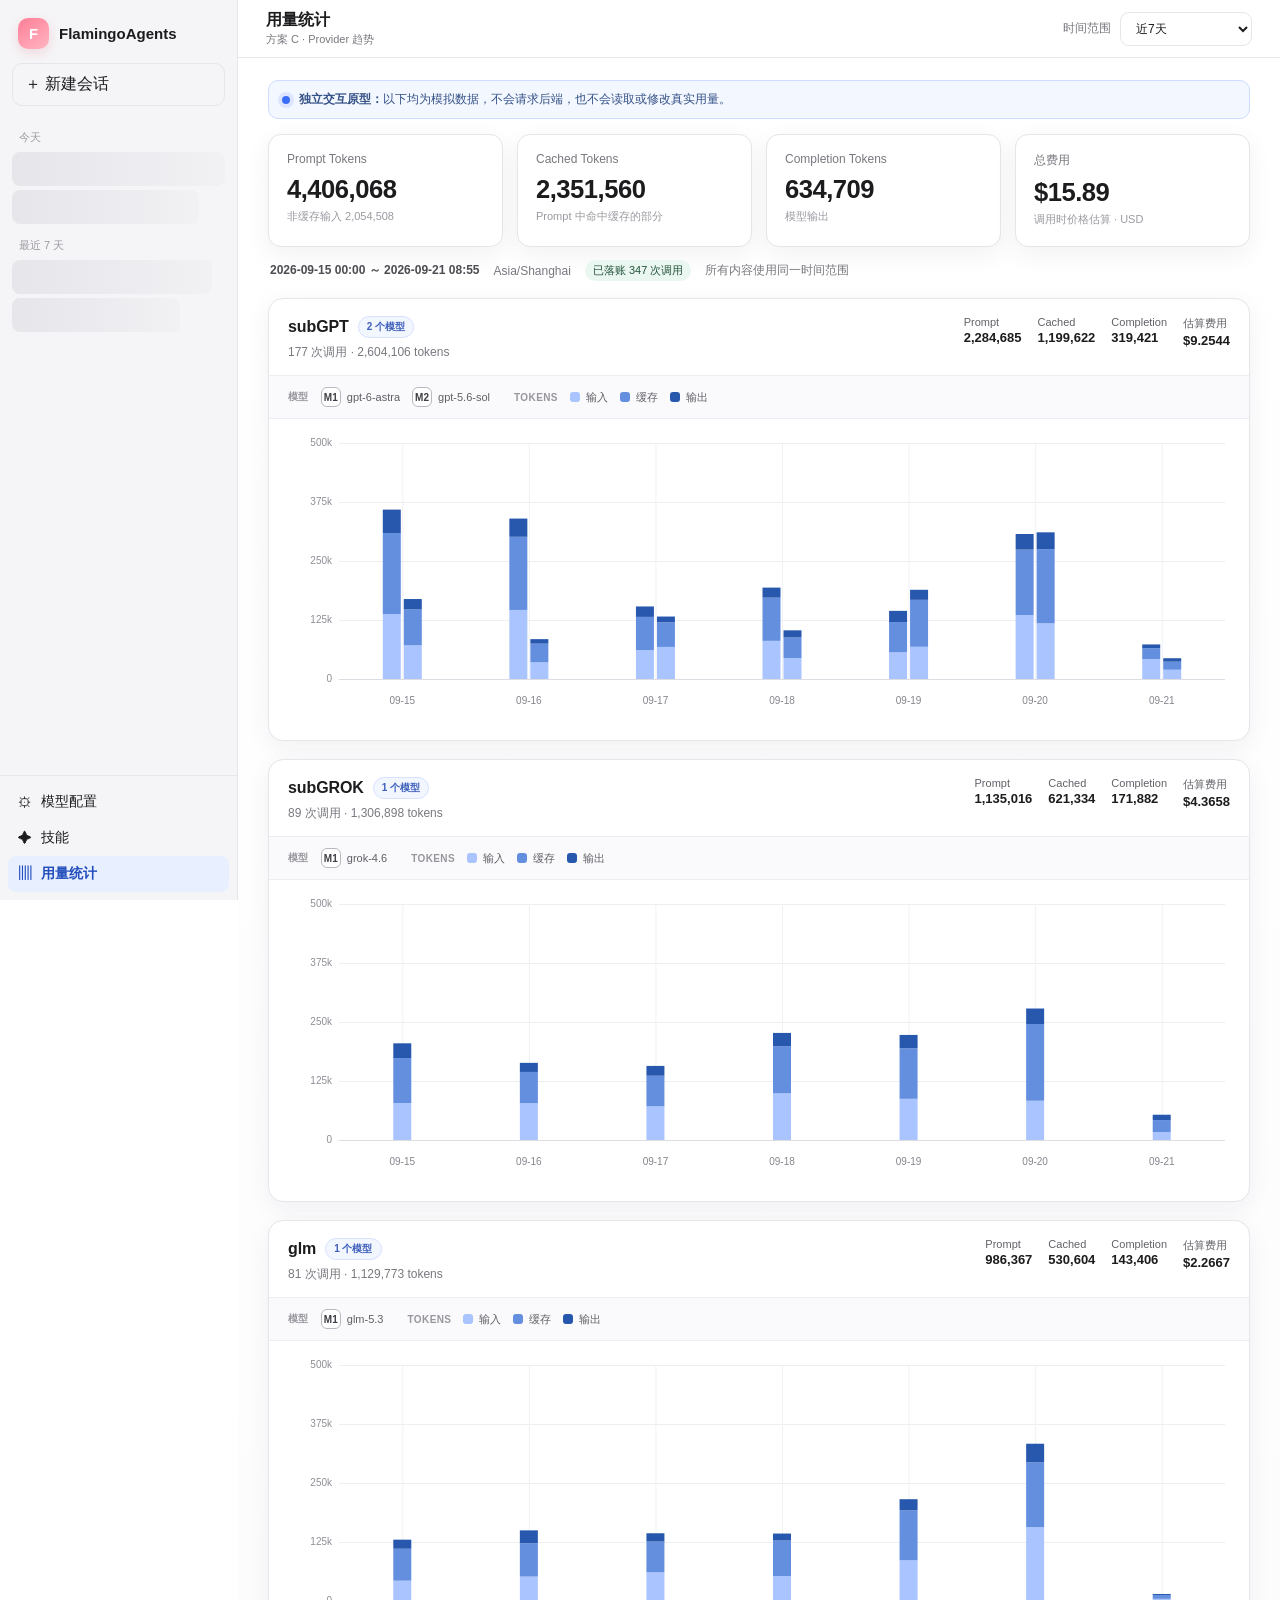
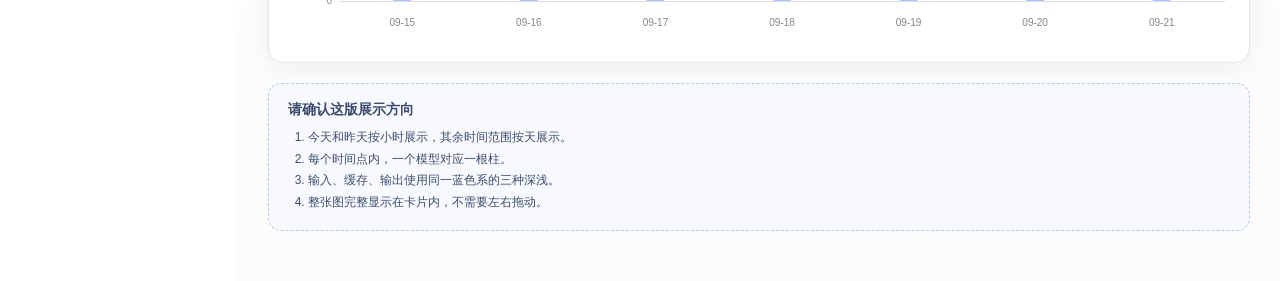
<file: docs/260921_usageStatisticsOptionCPrototype.html>
<!--
Author: wilbur
Version: 1.1
Date: 2026-09-21
Description: 用量统计方案 C 独立交互原型；时间范围改为下拉框，今天/昨天按小时、其余范围按天，每个模型一根柱并用同一蓝色系区分输入/缓存/输出，图表在卡片宽度内完整展示且不连接真实后端。
-->
<!DOCTYPE html>
<html lang="zh-CN">
<head>
  <meta charset="UTF-8">
  <meta name="viewport" content="width=device-width, initial-scale=1.0">
  <title>用量统计 · 方案 C 原型</title>
  <style>
    * { box-sizing: border-box; }

    :root {
      --sidebar-bg: #f5f5f7;
      --sidebar-hover: #e8e8ed;
      --main-bg: #ffffff;
      --surface: #ffffff;
      --surface-soft: #fafafc;
      --border: #e5e5ea;
      --text: #1c1c1e;
      --text-dim: #78787f;
      --accent: #3b6ef6;
      --input: #a9c4ff;
      --cached: #648fdf;
      --output: #2858ad;
      --ok-bg: #eaf7f0;
      --ok-text: #24533d;
      --warn-bg: #fff8e8;
      --warn-border: #f4d28b;
      --warn-text: #795300;
      --shadow: 0 7px 24px rgba(34, 42, 62, .06);
    }

    html, body {
      min-height: 100%;
      margin: 0;
      color: var(--text);
      background: var(--main-bg);
      font-family: -apple-system, BlinkMacSystemFont, "PingFang SC", "Helvetica Neue", "Microsoft YaHei", sans-serif;
    }

    button, select { font: inherit; }

    .app-shell {
      min-height: 100vh;
      display: flex;
    }

    .sidebar {
      position: sticky;
      top: 0;
      width: 238px;
      height: 100vh;
      flex: 0 0 238px;
      display: flex;
      flex-direction: column;
      border-right: 1px solid var(--border);
      background: var(--sidebar-bg);
    }

    .sidebar-brand {
      display: flex;
      align-items: center;
      gap: 10px;
      padding: 18px 18px 14px;
      font-size: 15px;
      font-weight: 700;
    }

    .brand-mark {
      width: 31px;
      height: 31px;
      display: grid;
      place-items: center;
      border-radius: 10px;
      color: #fff;
      background: linear-gradient(145deg, #ff7e96, #ffb5c2);
      box-shadow: 0 4px 12px rgba(220, 78, 108, .18);
    }

    .new-session {
      margin: 0 12px 10px;
      padding: 10px 12px;
      border: 1px solid var(--border);
      border-radius: 10px;
      color: var(--text);
      background: transparent;
      text-align: left;
    }

    .fake-session-list {
      flex: 1;
      padding: 4px 12px;
      overflow: hidden;
    }

    .fake-session-label {
      padding: 10px 7px 7px;
      color: #9a9aa1;
      font-size: 11px;
    }

    .fake-session {
      height: 34px;
      margin-bottom: 4px;
      border-radius: 8px;
      background: linear-gradient(90deg, rgba(225,225,231,.78), rgba(237,237,241,.45));
    }

    .sidebar-nav {
      padding: 8px;
      border-top: 1px solid var(--border);
    }

    .nav-item {
      display: flex;
      align-items: center;
      gap: 9px;
      padding: 9px 10px;
      border-radius: 8px;
      color: var(--text);
      font-size: 14px;
    }

    .nav-item.active {
      color: #214dbd;
      background: #e8efff;
      font-weight: 650;
    }

    .main {
      min-width: 0;
      flex: 1;
      background: linear-gradient(180deg, #fff 0, #fff 64px, #fcfcfd 100%);
    }

    .topbar {
      position: sticky;
      top: 0;
      z-index: 20;
      min-height: 58px;
      display: flex;
      align-items: center;
      gap: 18px;
      padding: 9px 28px;
      border-bottom: 1px solid var(--border);
      background: rgba(255,255,255,.94);
      backdrop-filter: blur(12px);
    }

    .title-wrap { min-width: 145px; }

    .page-title {
      margin: 0;
      font-size: 16px;
      line-height: 1.25;
    }

    .prototype-label {
      margin-top: 2px;
      color: var(--text-dim);
      font-size: 11px;
    }

    .time-filter {
      margin-left: auto;
      display: flex;
      align-items: center;
      gap: 9px;
      color: var(--text-dim);
      font-size: 12px;
    }

    .time-filter select {
      min-width: 132px;
      height: 34px;
      padding: 0 34px 0 11px;
      border: 1px solid var(--border);
      border-radius: 9px;
      outline: none;
      color: var(--text);
      background: #fff;
      cursor: pointer;
    }

    .time-filter select:focus {
      border-color: var(--accent);
      box-shadow: 0 0 0 3px rgba(59,110,246,.12);
    }

    .content {
      width: min(100%, 1540px);
      margin: 0 auto;
      padding: 22px 30px 50px;
    }

    .demo-notice {
      display: flex;
      align-items: center;
      gap: 9px;
      margin-bottom: 15px;
      padding: 10px 13px;
      border: 1px solid #cddcff;
      border-radius: 10px;
      color: #355287;
      background: #f3f7ff;
      font-size: 12px;
    }

    .demo-dot {
      width: 8px;
      height: 8px;
      flex: 0 0 auto;
      border-radius: 50%;
      background: var(--accent);
      box-shadow: 0 0 0 4px rgba(59,110,246,.12);
    }

    .summary-grid {
      display: grid;
      grid-template-columns: repeat(4, minmax(0, 1fr));
      gap: 14px;
      margin-bottom: 13px;
    }

    .summary-card {
      min-width: 0;
      min-height: 108px;
      padding: 17px 18px;
      border: 1px solid var(--border);
      border-radius: 13px;
      background: var(--surface);
      box-shadow: var(--shadow);
    }

    .summary-label {
      color: var(--text-dim);
      font-size: 12px;
    }

    .summary-value {
      margin-top: 9px;
      overflow: hidden;
      text-overflow: ellipsis;
      font-size: clamp(20px, 2vw, 28px);
      font-weight: 700;
      letter-spacing: -.5px;
      white-space: nowrap;
      font-variant-numeric: tabular-nums;
    }

    .summary-detail {
      min-height: 17px;
      margin-top: 5px;
      color: #9999a0;
      font-size: 11px;
    }

    .range-strip {
      display: flex;
      flex-wrap: wrap;
      align-items: center;
      gap: 8px 14px;
      margin-bottom: 17px;
      padding: 0 2px;
      color: var(--text-dim);
      font-size: 12px;
    }

    .range-strip strong { color: #4c4c52; font-weight: 650; }

    .range-tag {
      padding: 3px 8px;
      border-radius: 999px;
      color: var(--ok-text);
      background: var(--ok-bg);
      font-size: 11px;
    }

    .quality-notice {
      display: none;
      margin-bottom: 16px;
      padding: 10px 13px;
      border: 1px solid var(--warn-border);
      border-radius: 10px;
      color: var(--warn-text);
      background: var(--warn-bg);
      font-size: 12px;
      line-height: 1.55;
    }

    .quality-notice.visible { display: block; }

    .provider-list {
      display: flex;
      flex-direction: column;
      gap: 18px;
    }

    .provider-card {
      min-width: 0;
      overflow: hidden;
      border: 1px solid var(--border);
      border-radius: 15px;
      background: var(--surface);
      box-shadow: var(--shadow);
    }

    .provider-head {
      display: flex;
      align-items: flex-start;
      gap: 18px;
      padding: 17px 19px 14px;
      border-bottom: 1px solid #eeeef2;
    }

    .provider-main { min-width: 180px; }

    .provider-title-row {
      display: flex;
      align-items: center;
      gap: 9px;
    }

    .provider-title {
      margin: 0;
      font-size: 16px;
      letter-spacing: -.1px;
    }

    .provider-chip {
      padding: 3px 8px;
      border: 1px solid #d8e2ff;
      border-radius: 999px;
      color: #3d5fba;
      background: #f2f6ff;
      font-size: 10px;
      font-weight: 650;
    }

    .provider-meta {
      margin-top: 6px;
      color: var(--text-dim);
      font-size: 12px;
      font-variant-numeric: tabular-nums;
    }

    .provider-metrics {
      margin-left: auto;
      display: flex;
      flex-wrap: wrap;
      justify-content: flex-end;
      gap: 7px 16px;
      color: #606067;
      font-size: 11px;
      font-variant-numeric: tabular-nums;
    }

    .provider-metrics b {
      display: block;
      margin-top: 2px;
      color: var(--text);
      font-size: 13px;
    }

    .legend-panel {
      display: flex;
      align-items: center;
      flex-wrap: wrap;
      gap: 10px 24px;
      padding: 11px 19px;
      background: var(--surface-soft);
      border-bottom: 1px solid #eeeef2;
    }

    .legend-group {
      display: flex;
      align-items: center;
      flex-wrap: wrap;
      gap: 8px 12px;
    }

    .legend-title {
      color: #96969d;
      font-size: 10px;
      font-weight: 650;
      letter-spacing: .4px;
      text-transform: uppercase;
    }

    .legend-item {
      display: inline-flex;
      align-items: center;
      gap: 6px;
      color: #5e5e65;
      font-size: 11px;
    }

    .token-swatch {
      width: 10px;
      height: 10px;
      border-radius: 3px;
    }

    .model-index {
      width: 20px;
      height: 20px;
      display: inline-grid;
      place-items: center;
      border: 1px solid #b8b8c0;
      border-radius: 6px;
      color: #3e3e44;
      background: #fff;
      font-size: 10px;
      font-weight: 750;
    }

    .chart-wrap {
      width: 100%;
      min-width: 0;
      padding: 8px 12px 13px;
    }

    .usage-chart {
      display: block;
      width: 100%;
      height: 300px;
      cursor: default;
      touch-action: pan-y;
    }

    .decision-card {
      margin-top: 20px;
      padding: 17px 19px;
      border: 1px dashed #b8c9ef;
      border-radius: 13px;
      color: #3c4b6b;
      background: #f7f9ff;
    }

    .decision-card h2 {
      margin: 0 0 8px;
      font-size: 14px;
    }

    .decision-card ol {
      margin: 0;
      padding-left: 20px;
      font-size: 12px;
      line-height: 1.8;
    }

    .tooltip {
      position: fixed;
      z-index: 100;
      width: 246px;
      display: none;
      padding: 11px 12px;
      border: 1px solid rgba(255,255,255,.12);
      border-radius: 10px;
      color: #fff;
      background: rgba(28, 28, 32, .95);
      box-shadow: 0 10px 28px rgba(0,0,0,.22);
      pointer-events: none;
      font-size: 11px;
      line-height: 1.45;
    }

    .tooltip.visible { display: block; }
    .tooltip-title { margin-bottom: 2px; font-size: 12px; font-weight: 700; }
    .tooltip-subtitle { margin-bottom: 8px; color: #bcbcc5; }
    .tooltip-row { display: flex; align-items: center; gap: 7px; margin-top: 4px; }
    .tooltip-row strong { margin-left: auto; font-variant-numeric: tabular-nums; }
    .tooltip-swatch { width: 8px; height: 8px; border-radius: 2px; }
    .tooltip-total { margin-top: 8px; padding-top: 7px; border-top: 1px solid rgba(255,255,255,.16); }

    @media (max-width: 1050px) {
      .sidebar { display: none; }
      .content { padding-inline: 18px; }
      .topbar { padding-inline: 18px; }
      .summary-grid { grid-template-columns: repeat(2, minmax(0, 1fr)); }
    }

    @media (max-width: 620px) {
      .content { padding: 14px 10px 36px; }
      .topbar { padding: 9px 10px; align-items: flex-start; }
      .title-wrap { min-width: 0; }
      .time-filter { margin-left: auto; }
      .time-filter > span { display: none; }
      .time-filter select { min-width: 112px; }
      .summary-grid { gap: 9px; }
      .summary-card { min-height: 96px; padding: 14px; }
      .summary-value { font-size: 20px; }
      .provider-head { flex-direction: column; gap: 10px; }
      .provider-main { min-width: 0; }
      .provider-metrics { width: 100%; margin-left: 0; justify-content: flex-start; }
      .legend-panel { align-items: flex-start; flex-direction: column; padding-inline: 13px; }
      .chart-wrap { padding-inline: 4px; }
      .usage-chart { height: 280px; }
    }
  </style>
</head>
<body>
  <div class="app-shell">
    <aside class="sidebar" aria-label="原型侧栏">
      <div class="sidebar-brand"><span class="brand-mark">F</span><span>FlamingoAgents</span></div>
      <button class="new-session" type="button">＋ 新建会话</button>
      <div class="fake-session-list" aria-hidden="true">
        <div class="fake-session-label">今天</div>
        <div class="fake-session"></div>
        <div class="fake-session" style="width:88%"></div>
        <div class="fake-session-label">最近 7 天</div>
        <div class="fake-session" style="width:94%"></div>
        <div class="fake-session" style="width:79%"></div>
      </div>
      <nav class="sidebar-nav">
        <div class="nav-item">⚙ <span>模型配置</span></div>
        <div class="nav-item">✦ <span>技能</span></div>
        <div class="nav-item active">▥ <span>用量统计</span></div>
      </nav>
    </aside>

    <main class="main">
      <header class="topbar">
        <div class="title-wrap">
          <h1 class="page-title">用量统计</h1>
          <div class="prototype-label">方案 C · Provider 趋势</div>
        </div>
        <label class="time-filter" for="periodSelect">
          <span>时间范围</span>
          <select id="periodSelect" aria-label="时间范围">
            <option value="today">今天</option>
            <option value="yesterday">昨天</option>
            <option value="last7Days" selected>近7天</option>
            <option value="last30Days">近1个月</option>
            <option value="thisMonth">本月</option>
            <option value="lastMonth">上月</option>
          </select>
        </label>
      </header>

      <div class="content">
        <div class="demo-notice">
          <span class="demo-dot"></span>
          <span><strong>独立交互原型：</strong>以下均为模拟数据，不会请求后端，也不会读取或修改真实用量。</span>
        </div>

        <section class="summary-grid" aria-label="筛选范围汇总">
          <article class="summary-card">
            <div class="summary-label">Prompt Tokens</div>
            <div id="summaryPrompt" class="summary-value">—</div>
            <div id="summaryPromptDetail" class="summary-detail"></div>
          </article>
          <article class="summary-card">
            <div class="summary-label">Cached Tokens</div>
            <div id="summaryCached" class="summary-value">—</div>
            <div class="summary-detail">Prompt 中命中缓存的部分</div>
          </article>
          <article class="summary-card">
            <div class="summary-label">Completion Tokens</div>
            <div id="summaryCompletion" class="summary-value">—</div>
            <div class="summary-detail">模型输出</div>
          </article>
          <article class="summary-card">
            <div class="summary-label">总费用</div>
            <div id="summaryCost" class="summary-value">—</div>
            <div class="summary-detail">调用时价格估算 · USD</div>
          </article>
        </section>

        <div class="range-strip">
          <strong id="rangeText">—</strong>
          <span>Asia/Shanghai</span>
          <span id="callCount" class="range-tag">—</span>
          <span>所有内容使用同一时间范围</span>
        </div>

        <div id="qualityNotice" class="quality-notice"></div>
        <section id="providerList" class="provider-list" aria-label="Provider 用量趋势"></section>

        <section class="decision-card">
          <h2>请确认这版展示方向</h2>
          <ol>
            <li>今天和昨天按小时展示，其余时间范围按天展示。</li>
            <li>每个时间点内，一个模型对应一根柱。</li>
            <li>输入、缓存、输出使用同一蓝色系的三种深浅。</li>
            <li>整张图完整显示在卡片内，不需要左右拖动。</li>
          </ol>
        </section>
      </div>
    </main>
  </div>

  <div id="tooltip" class="tooltip" role="tooltip" aria-hidden="true"></div>

  <script>
    (function () {
      'use strict';

      var hourMs = 60 * 60 * 1000;
      var dayMs = 24 * hourMs;
      var shanghaiOffsetMs = 8 * hourMs;
      var chartHeight = 300;
      var tokenColors = {
        input: '#a9c4ff',
        cached: '#648fdf',
        output: '#2858ad'
      };

      var periodDefinitions = {
        today: {
          startAt: '2026-09-21T00:00:00+08:00',
          endAt: '2026-09-21T08:55:46+08:00',
          unit: 'hour'
        },
        yesterday: {
          startAt: '2026-09-20T00:00:00+08:00',
          endAt: '2026-09-21T00:00:00+08:00',
          unit: 'hour'
        },
        last7Days: {
          startAt: '2026-09-15T00:00:00+08:00',
          endAt: '2026-09-21T08:55:46+08:00',
          unit: 'day'
        },
        last30Days: {
          startAt: '2026-08-23T00:00:00+08:00',
          endAt: '2026-09-21T08:55:46+08:00',
          unit: 'day'
        },
        thisMonth: {
          startAt: '2026-09-01T00:00:00+08:00',
          endAt: '2026-09-21T08:55:46+08:00',
          unit: 'day'
        },
        lastMonth: {
          startAt: '2026-08-01T00:00:00+08:00',
          endAt: '2026-09-01T00:00:00+08:00',
          unit: 'day'
        }
      };

      var providers = [
        {
          id: 'subGPT',
          models: [
            { id: 'gpt-6-astra', activity: 0.43, scale: 1.25, price: { input: 5.0, cached: 0.5, output: 15.0 } },
            { id: 'gpt-5.6-sol', activity: 0.35, scale: 0.92, price: { input: 3.0, cached: 0.3, output: 10.0 } }
          ]
        },
        {
          id: 'glm',
          models: [
            { id: 'glm-5.3', activity: 0.38, scale: 1.05, price: { input: 2.2, cached: 0.22, output: 8.0 } }
          ]
        },
        {
          id: 'subGROK',
          models: [
            { id: 'grok-4.6', activity: 0.31, scale: 1.12, price: { input: 4.0, cached: 0.4, output: 12.0 } }
          ]
        }
      ];

      var periodSelect = document.getElementById('periodSelect');
      var providerList = document.getElementById('providerList');
      var qualityNotice = document.getElementById('qualityNotice');
      var tooltip = document.getElementById('tooltip');
      var currentPeriod = periodDefinitions[location.hash.slice(1)] ? location.hash.slice(1) : 'last7Days';
      var resizeTimer = null;

      periodSelect.value = currentPeriod;

      function pad(value) {
        return value < 10 ? '0' + value : String(value);
      }

      function localParts(timestamp) {
        var date = new Date(timestamp + shanghaiOffsetMs);
        return {
          year: date.getUTCFullYear(),
          month: date.getUTCMonth() + 1,
          day: date.getUTCDate(),
          hour: date.getUTCHours()
        };
      }

      function formatNumber(value) {
        return Math.round(value || 0).toLocaleString('zh-CN');
      }

      function formatCompact(value) {
        var number = Number(value || 0);
        if (number >= 1000000) return (number / 1000000).toFixed(number >= 10000000 ? 0 : 1) + 'M';
        if (number >= 1000) return (number / 1000).toFixed(number >= 100000 ? 0 : 1) + 'k';
        return String(Math.round(number));
      }

      function formatCost(value) {
        var number = Number(value || 0);
        return '$' + number.toFixed(number >= 10 ? 2 : 4);
      }

      function formatRangeTimestamp(text) {
        var parts = localParts(Date.parse(text));
        var minute = text.indexOf('08:55:46') >= 0 ? '55' : '00';
        return parts.year + '-' + pad(parts.month) + '-' + pad(parts.day) + ' ' + pad(parts.hour) + ':' + minute;
      }

      function formatIntervalLabel(timestamp, unit) {
        var parts = localParts(timestamp);
        return unit === 'hour'
          ? pad(parts.hour) + ':00'
          : pad(parts.month) + '-' + pad(parts.day);
      }

      function formatTooltipTime(interval, unit) {
        var parts = localParts(interval.start);
        if (unit === 'hour') {
          return parts.year + '-' + pad(parts.month) + '-' + pad(parts.day) + ' ' + pad(parts.hour) + ':00';
        }
        return parts.year + '-' + pad(parts.month) + '-' + pad(parts.day);
      }

      function hashText(text) {
        var hash = 2166136261;
        for (var index = 0; index < text.length; index += 1) {
          hash ^= text.charCodeAt(index);
          hash = Math.imul(hash, 16777619);
        }
        return hash >>> 0;
      }

      function emptyUsage() {
        return { calls: 0, input: 0, cached: 0, output: 0, prompt: 0, total: 0, cost: 0 };
      }

      function addUsage(target, source) {
        target.calls += source.calls;
        target.input += source.input;
        target.cached += source.cached;
        target.output += source.output;
        target.prompt += source.prompt;
        target.total += source.total;
        target.cost += source.cost;
        return target;
      }

      function buildIntervals(definition) {
        var start = Date.parse(definition.startAt);
        var end = Date.parse(definition.endAt);
        var step = definition.unit === 'hour' ? hourMs : dayMs;
        var intervals = [];
        for (var timestamp = start; timestamp < end; timestamp += step) {
          intervals.push({ start: timestamp, end: Math.min(timestamp + step, end) });
        }
        return intervals;
      }

      function usageForHour(provider, model, timestamp) {
        var serial = Math.floor(timestamp / hourMs);
        var seed = hashText(provider.id + '|' + model.id + '|' + serial);
        var localHour = localParts(timestamp).hour;
        var workFactor = localHour >= 8 && localHour <= 23 ? 1 : 0.38;
        if ((seed % 10000) / 10000 > model.activity * workFactor) return emptyUsage();

        var calls = 1 + ((seed >>> 9) % 3);
        var wave = 0.72 + ((seed >>> 13) % 48) / 100;
        var prompt = Math.round((4600 + (seed % 14800)) * calls * model.scale * wave);
        var cachedRatio = 0.28 + ((seed >>> 17) % 54) / 100;
        var cached = Math.min(prompt, Math.round(prompt * cachedRatio));
        var input = prompt - cached;
        var output = Math.round((520 + ((seed >>> 5) % 2600)) * calls * model.scale);
        var cost = (
          input * model.price.input +
          cached * model.price.cached +
          output * model.price.output
        ) / 1000000;

        return {
          calls: calls,
          input: input,
          cached: cached,
          output: output,
          prompt: prompt,
          total: prompt + output,
          cost: cost
        };
      }

      function usageForInterval(provider, model, interval) {
        var total = emptyUsage();
        for (var timestamp = interval.start; timestamp < interval.end; timestamp += hourMs) {
          addUsage(total, usageForHour(provider, model, timestamp));
        }
        return total;
      }

      function buildProviderData(provider, intervals) {
        var totals = emptyUsage();
        var rows = intervals.map(function (interval) {
          return provider.models.map(function (model) {
            var usage = usageForInterval(provider, model, interval);
            addUsage(totals, usage);
            return usage;
          });
        });
        return { provider: provider, rows: rows, totals: totals };
      }

      function niceMaximum(value) {
        if (value <= 0) return 1000;
        var power = Math.pow(10, Math.floor(Math.log10(value)));
        var normalized = value / power;
        var step = normalized <= 1 ? 1 : normalized <= 2 ? 2 : normalized <= 5 ? 5 : 10;
        return step * power;
      }

      function createElement(tagName, className, text) {
        var element = document.createElement(tagName);
        if (className) element.className = className;
        if (text !== undefined) element.textContent = text;
        return element;
      }

      function renderSummary(globalTotals, definition) {
        document.getElementById('summaryPrompt').textContent = formatNumber(globalTotals.prompt);
        document.getElementById('summaryCached').textContent = formatNumber(globalTotals.cached);
        document.getElementById('summaryCompletion').textContent = formatNumber(globalTotals.output);
        document.getElementById('summaryCost').textContent = formatCost(globalTotals.cost);
        document.getElementById('summaryPromptDetail').textContent = '非缓存输入 ' + formatNumber(globalTotals.input);
        document.getElementById('rangeText').textContent =
          formatRangeTimestamp(definition.startAt) + ' ～ ' + formatRangeTimestamp(definition.endAt);
        document.getElementById('callCount').textContent = '已落账 ' + formatNumber(globalTotals.calls) + ' 次调用';

        var showQuality = currentPeriod === 'last30Days' || currentPeriod === 'thisMonth' || currentPeriod === 'lastMonth';
        qualityNotice.classList.toggle('visible', showQuality);
        qualityNotice.textContent = showQuality
          ? '如果所选时间内包含迁移的历史记录或估算价格，这里会明确提示；当前原型仅演示提示位置。'
          : '';
      }

      function renderLegend(panel, provider) {
        var modelGroup = createElement('div', 'legend-group');
        modelGroup.appendChild(createElement('span', 'legend-title', '模型'));
        provider.models.forEach(function (model, index) {
          var item = createElement('span', 'legend-item');
          item.appendChild(createElement('span', 'model-index', 'M' + (index + 1)));
          item.appendChild(document.createTextNode(model.id));
          modelGroup.appendChild(item);
        });

        var tokenGroup = createElement('div', 'legend-group');
        tokenGroup.appendChild(createElement('span', 'legend-title', 'Tokens'));
        [
          ['input', '输入'],
          ['cached', '缓存'],
          ['output', '输出']
        ].forEach(function (entry) {
          var item = createElement('span', 'legend-item');
          var swatch = createElement('span', 'token-swatch');
          swatch.style.background = tokenColors[entry[0]];
          item.appendChild(swatch);
          item.appendChild(document.createTextNode(entry[1]));
          tokenGroup.appendChild(item);
        });

        panel.appendChild(modelGroup);
        panel.appendChild(tokenGroup);
      }

      function drawChart(canvas, providerData, intervals, definition) {
        var cssWidth = Math.max(280, Math.round(canvas.getBoundingClientRect().width || canvas.parentElement.clientWidth || 800));
        var cssHeight = parseInt(getComputedStyle(canvas).height, 10) || chartHeight;
        var deviceRatio = Math.min(2, window.devicePixelRatio || 1);
        canvas.width = Math.round(cssWidth * deviceRatio);
        canvas.height = Math.round(cssHeight * deviceRatio);

        var context = canvas.getContext('2d');
        context.setTransform(deviceRatio, 0, 0, deviceRatio, 0, 0);
        context.clearRect(0, 0, cssWidth, cssHeight);
        context.fillStyle = '#ffffff';
        context.fillRect(0, 0, cssWidth, cssHeight);

        var plotLeft = cssWidth < 520 ? 48 : 58;
        var plotRight = cssWidth - 12;
        var plotTop = 16;
        var plotBaseline = cssHeight - 48;
        var plotHeight = plotBaseline - plotTop;
        var plotWidth = plotRight - plotLeft;
        var maximumValue = 0;
        providerData.rows.forEach(function (row) {
          row.forEach(function (usage) { maximumValue = Math.max(maximumValue, usage.total); });
        });
        var maximum = niceMaximum(maximumValue * 1.08);

        context.font = '10px -apple-system, BlinkMacSystemFont, sans-serif';
        context.textBaseline = 'middle';
        for (var gridIndex = 0; gridIndex <= 4; gridIndex += 1) {
          var ratio = gridIndex / 4;
          var y = plotTop + plotHeight * ratio;
          context.strokeStyle = gridIndex === 4 ? '#dcdce2' : '#eeeef2';
          context.lineWidth = 1;
          context.beginPath();
          context.moveTo(plotLeft, Math.round(y) + 0.5);
          context.lineTo(plotRight, Math.round(y) + 0.5);
          context.stroke();
          context.fillStyle = '#8e8e96';
          context.textAlign = 'right';
          context.fillText(formatCompact(maximum * (1 - ratio)), plotLeft - 7, y);
        }

        var groupStep = plotWidth / Math.max(1, intervals.length);
        var modelCount = providerData.provider.models.length;
        var groupInnerWidth = Math.max(2, groupStep * 0.72);
        var modelGap = modelCount > 1 ? Math.min(3, groupInnerWidth * 0.1) : 0;
        var barWidth = Math.max(1, Math.min(18, (groupInnerWidth - modelGap * (modelCount - 1)) / modelCount));
        var barsWidth = barWidth * modelCount + modelGap * (modelCount - 1);
        var targetLabels = Math.max(4, Math.floor(plotWidth / (definition.unit === 'hour' ? 52 : 58)));
        var labelStep = Math.max(1, Math.ceil(intervals.length / targetLabels));

        intervals.forEach(function (interval, intervalIndex) {
          var centerX = plotLeft + groupStep * (intervalIndex + 0.5);
          var groupLeft = centerX - barsWidth / 2;
          var isLabel = intervalIndex % labelStep === 0 || intervalIndex === intervals.length - 1;

          if (isLabel) {
            context.strokeStyle = '#f0f1f5';
            context.beginPath();
            context.moveTo(centerX + 0.5, plotTop);
            context.lineTo(centerX + 0.5, plotBaseline);
            context.stroke();
          }

          providerData.rows[intervalIndex].forEach(function (usage, modelIndex) {
            var x = groupLeft + modelIndex * (barWidth + modelGap);
            var currentY = plotBaseline;
            [
              ['input', usage.input],
              ['cached', usage.cached],
              ['output', usage.output]
            ].forEach(function (entry) {
              var height = entry[1] / maximum * plotHeight;
              if (height <= 0) return;
              currentY -= height;
              context.fillStyle = tokenColors[entry[0]];
              context.fillRect(x, currentY, barWidth, Math.max(1, height));
            });
          });

          if (isLabel) {
            context.fillStyle = '#85858d';
            context.textAlign = 'center';
            context.textBaseline = 'alphabetic';
            context.fillText(formatIntervalLabel(interval.start, definition.unit), centerX, plotBaseline + 25);
          }
        });

        canvas._chartState = {
          provider: providerData.provider,
          rows: providerData.rows,
          intervals: intervals,
          definition: definition,
          plotLeft: plotLeft,
          plotRight: plotRight,
          plotTop: plotTop,
          plotBaseline: plotBaseline,
          groupStep: groupStep,
          barsWidth: barsWidth,
          barWidth: barWidth,
          modelGap: modelGap
        };
      }

      function tooltipRow(label, value, color) {
        var row = createElement('div', 'tooltip-row');
        var swatch = createElement('span', 'tooltip-swatch');
        swatch.style.background = color || 'transparent';
        row.appendChild(swatch);
        row.appendChild(document.createTextNode(label));
        row.appendChild(createElement('strong', '', value));
        return row;
      }

      function showTooltip(event, state, intervalIndex, modelIndex) {
        var provider = state.provider;
        var model = provider.models[modelIndex];
        var usage = state.rows[intervalIndex][modelIndex];
        var interval = state.intervals[intervalIndex];

        tooltip.replaceChildren();
        tooltip.appendChild(createElement('div', 'tooltip-title', provider.id + ' / ' + model.id));
        tooltip.appendChild(createElement('div', 'tooltip-subtitle', formatTooltipTime(interval, state.definition.unit)));
        tooltip.appendChild(tooltipRow('模型调用', formatNumber(usage.calls) + ' 次', '#8292ad'));
        tooltip.appendChild(tooltipRow('输入', formatNumber(usage.input) + ' tokens', tokenColors.input));
        tooltip.appendChild(tooltipRow('缓存', formatNumber(usage.cached) + ' tokens', tokenColors.cached));
        tooltip.appendChild(tooltipRow('输出', formatNumber(usage.output) + ' tokens', tokenColors.output));
        var total = tooltipRow('合计', formatNumber(usage.total) + ' tokens', '#ffffff');
        total.classList.add('tooltip-total');
        tooltip.appendChild(total);
        tooltip.appendChild(tooltipRow('估算费用', formatCost(usage.cost), '#8292ad'));
        tooltip.classList.add('visible');
        tooltip.setAttribute('aria-hidden', 'false');

        var left = event.clientX + 14;
        var top = event.clientY + 14;
        var width = tooltip.offsetWidth;
        var height = tooltip.offsetHeight;
        tooltip.style.left = Math.max(8, Math.min(left, window.innerWidth - width - 10)) + 'px';
        tooltip.style.top = Math.max(8, Math.min(top, window.innerHeight - height - 10)) + 'px';
      }

      function hideTooltip() {
        tooltip.classList.remove('visible');
        tooltip.setAttribute('aria-hidden', 'true');
      }

      function bindChartTooltip(canvas) {
        canvas.addEventListener('pointermove', function (event) {
          var state = canvas._chartState;
          if (!state || event.offsetX < state.plotLeft || event.offsetX > state.plotRight ||
              event.offsetY < state.plotTop || event.offsetY > state.plotBaseline) {
            hideTooltip();
            canvas.style.cursor = 'default';
            return;
          }

          var intervalIndex = Math.floor((event.offsetX - state.plotLeft) / state.groupStep);
          intervalIndex = Math.max(0, Math.min(state.intervals.length - 1, intervalIndex));
          var centerX = state.plotLeft + state.groupStep * (intervalIndex + 0.5);
          var groupLeft = centerX - state.barsWidth / 2;
          var localX = event.offsetX - groupLeft;
          var slotWidth = state.barWidth + state.modelGap;
          var modelIndex = Math.floor(localX / Math.max(1, slotWidth));

          if (modelIndex < 0 || modelIndex >= state.provider.models.length ||
              localX < modelIndex * slotWidth - 3 ||
              localX > modelIndex * slotWidth + state.barWidth + 3) {
            hideTooltip();
            canvas.style.cursor = 'default';
            return;
          }

          canvas.style.cursor = 'crosshair';
          showTooltip(event, state, intervalIndex, modelIndex);
        });
        canvas.addEventListener('pointerleave', hideTooltip);
      }

      function createProviderCard(providerData, intervals, definition) {
        var provider = providerData.provider;
        var totals = providerData.totals;
        var card = createElement('article', 'provider-card');

        var head = createElement('header', 'provider-head');
        var main = createElement('div', 'provider-main');
        var titleRow = createElement('div', 'provider-title-row');
        titleRow.appendChild(createElement('h2', 'provider-title', provider.id));
        titleRow.appendChild(createElement('span', 'provider-chip', provider.models.length + ' 个模型'));
        main.appendChild(titleRow);
        main.appendChild(createElement('div', 'provider-meta', formatNumber(totals.calls) + ' 次调用 · ' + formatNumber(totals.total) + ' tokens'));
        head.appendChild(main);

        var metrics = createElement('div', 'provider-metrics');
        [
          ['Prompt', totals.prompt],
          ['Cached', totals.cached],
          ['Completion', totals.output]
        ].forEach(function (entry) {
          var metric = createElement('span', '', entry[0]);
          metric.appendChild(createElement('b', '', formatNumber(entry[1])));
          metrics.appendChild(metric);
        });
        var costMetric = createElement('span', '', '估算费用');
        costMetric.appendChild(createElement('b', '', formatCost(totals.cost)));
        metrics.appendChild(costMetric);
        head.appendChild(metrics);
        card.appendChild(head);

        var legend = createElement('div', 'legend-panel');
        renderLegend(legend, provider);
        card.appendChild(legend);

        var wrap = createElement('div', 'chart-wrap');
        var canvas = createElement('canvas', 'usage-chart');
        canvas.setAttribute('aria-label', provider.id + ' 用量趋势，每个模型一根输入、缓存、输出堆叠柱');
        canvas.textContent = '浏览器不支持 Canvas。';
        wrap.appendChild(canvas);
        card.appendChild(wrap);
        providerList.appendChild(card);

        drawChart(canvas, providerData, intervals, definition);
        bindChartTooltip(canvas);
      }

      function auditLayout(intervalCount) {
        var overflow = document.documentElement.scrollWidth > document.documentElement.clientWidth + 1;
        document.body.dataset.horizontalOverflow = overflow ? 'true' : 'false';
        document.body.dataset.period = currentPeriod;
        document.body.dataset.selectedPeriod = periodSelect.value;
        document.body.dataset.unit = periodDefinitions[currentPeriod].unit;
        document.body.dataset.intervalCount = String(intervalCount);
      }

      function renderPage() {
        hideTooltip();
        var definition = periodDefinitions[currentPeriod];
        var intervals = buildIntervals(definition);
        var providerData = providers.map(function (provider) {
          return buildProviderData(provider, intervals);
        }).filter(function (entry) {
          return entry.totals.calls > 0;
        }).sort(function (left, right) {
          return right.totals.total - left.totals.total;
        });

        var globalTotals = emptyUsage();
        providerData.forEach(function (entry) { addUsage(globalTotals, entry.totals); });
        renderSummary(globalTotals, definition);
        providerList.replaceChildren();
        providerData.forEach(function (entry) { createProviderCard(entry, intervals, definition); });
        window.requestAnimationFrame(function () { auditLayout(intervals.length); });
      }

      periodSelect.addEventListener('change', function () {
        currentPeriod = periodSelect.value;
        history.replaceState(null, '', '#' + currentPeriod);
        renderPage();
      });

      window.addEventListener('resize', function () {
        window.clearTimeout(resizeTimer);
        resizeTimer = window.setTimeout(renderPage, 120);
      });

      renderPage();
    })();
  </script>
</body>
</html>
</file>
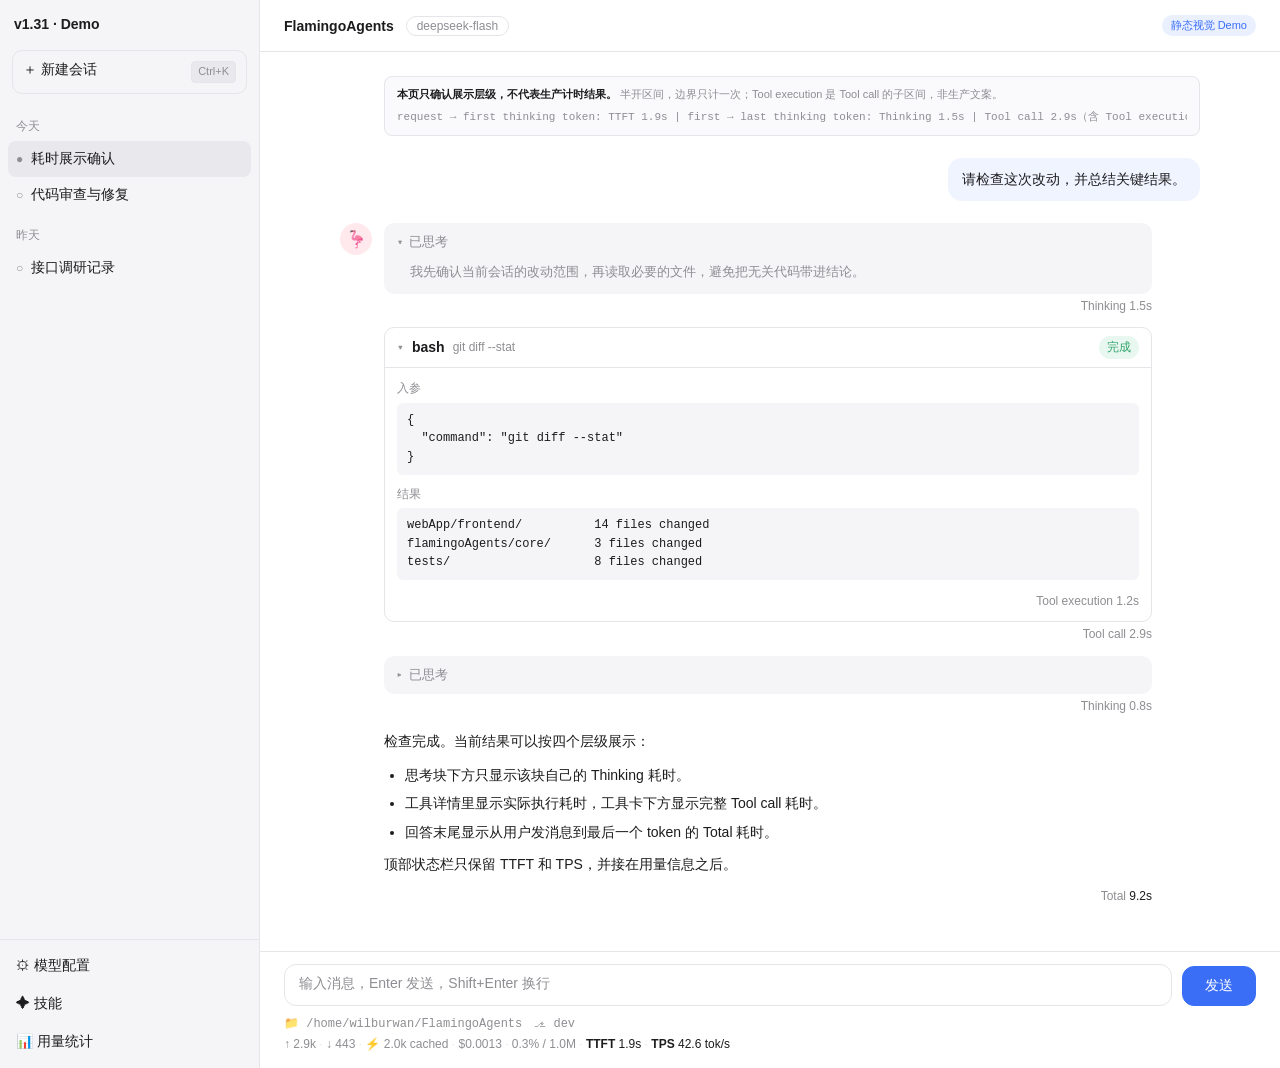
<file: docs/261012_latencyDisplayDemo.html>
<!--
Author: wilbur
Version: 1.0
Date: 2026-10-12
Description: Static latency-display demo for visual confirmation. Shows TTFT/TPS in the usage row, per-thinking elapsed time, tool execution time, tool-call total time, and end-to-end total time without touching production UI.
-->
<!DOCTYPE html>
<html lang="zh-CN">
<head>
  <meta charset="UTF-8">
  <meta name="viewport" content="width=device-width, initial-scale=1.0">
  <title>FlamingoAgents · Latency display demo</title>
  <style>
    * { box-sizing: border-box; }

    :root {
      --sidebar-bg: #f5f5f7;
      --sidebar-hover: #e8e8ed;
      --main-bg: #fff;
      --gray-block: #f5f5f7;
      --border: #e5e5ea;
      --text: #1c1c1e;
      --text-dim: #8e8e93;
      --accent: #3b6ef6;
      --accent-soft: #eaf0fe;
      --bubble-user: #f0f4ff;
      --ok: #30a46c;
      --warn: #b7791f;
    }

    html, body { min-height: 100%; }
    body {
      margin: 0;
      color: var(--text);
      background: #f7f7f9;
      font-family: -apple-system, BlinkMacSystemFont, "PingFang SC", "Helvetica Neue", "Microsoft YaHei", sans-serif;
      font-size: 14px;
    }
    button, textarea { font: inherit; }
    button { cursor: default; }
    .hidden { display: none; }

    .demo-shell {
      display: flex;
      width: min(1440px, 100%);
      min-height: 100vh;
      margin: 0 auto;
      background: var(--main-bg);
      box-shadow: 0 0 36px rgba(0, 0, 0, .06);
    }

    /* ---------- sidebar ---------- */
    .sidebar {
      display: flex;
      flex: 0 0 260px;
      flex-direction: column;
      min-height: 100vh;
      background: var(--sidebar-bg);
      border-right: 1px solid var(--border);
    }
    .sidebar-version {
      padding: 16px 14px 2px;
      color: var(--text);
      font-size: 14px;
      font-weight: 600;
    }
    .sidebar-top { padding: 16px 12px 10px; }
    .new-session {
      width: 100%;
      padding: 10px;
      color: var(--text);
      text-align: left;
      background: transparent;
      border: 1px solid var(--border);
      border-radius: 10px;
    }
    .new-session kbd {
      float: right;
      padding: 1px 6px;
      color: var(--text-dim);
      font-family: inherit;
      font-size: 11px;
      line-height: 1.6;
      background: var(--sidebar-hover);
      border: 1px solid var(--border);
      border-radius: 4px;
    }
    .session-list { flex: 1; padding: 0 8px 12px; }
    .session-group-label {
      padding: 14px 8px 6px;
      color: var(--text-dim);
      font-size: 12px;
    }
    .session-item {
      display: flex;
      align-items: center;
      gap: 8px;
      padding: 9px 8px;
      border-radius: 8px;
    }
    .session-item.active { background: var(--sidebar-hover); }
    .session-icon { color: var(--text-dim); font-size: 12px; }
    .session-title { overflow: hidden; text-overflow: ellipsis; white-space: nowrap; }
    .sidebar-bottom { padding: 8px; border-top: 1px solid var(--border); }
    .sidebar-entry { padding: 9px 8px; color: var(--text); font-size: 14px; }
    .sidebar-entry + .sidebar-entry { margin-top: 2px; }

    /* ---------- main layout ---------- */
    .main {
      display: flex;
      flex: 1;
      flex-direction: column;
      min-width: 0;
      min-height: 100vh;
    }
    .topbar {
      display: flex;
      align-items: center;
      gap: 12px;
      height: 52px;
      flex: 0 0 52px;
      padding: 0 24px;
      border-bottom: 1px solid var(--border);
    }
    .topbar-title { font-weight: 600; }
    .topbar-model {
      padding: 2px 10px;
      color: var(--text-dim);
      font-size: 12px;
      border: 1px solid var(--border);
      border-radius: 999px;
    }
    .topbar-spacer { flex: 1; }
    .demo-badge {
      padding: 3px 9px;
      color: var(--accent);
      font-size: 11px;
      background: var(--accent-soft);
      border-radius: 999px;
    }

    .message-list {
      flex: 1;
      min-height: 0;
      padding: 24px;
      overflow: auto;
    }
    .message-list-inner { width: min(860px, 100%); margin: 0 auto; }
    .demo-note {
      margin: 0 0 22px 44px;
      padding: 9px 12px;
      color: var(--text-dim);
      font-size: 11px;
      line-height: 1.6;
      background: #fafafc;
      border: 1px solid var(--border);
      border-radius: 8px;
    }
    .demo-note strong { color: var(--text); font-weight: 600; }
    .demo-timeline {
      margin-top: 4px;
      color: var(--text-dim);
      font-family: "SF Mono", Menlo, Consolas, monospace;
      font-size: 11px;
      line-height: 1.7;
      overflow-x: auto;
      white-space: nowrap;
    }

    /* ---------- messages ---------- */
    .msg { display: flex; margin-bottom: 22px; }
    .msg-user { justify-content: flex-end; }
    .msg-user-bubble {
      max-width: 70%;
      padding: 10px 14px;
      background: var(--bubble-user);
      border-radius: 14px;
      line-height: 1.65;
      white-space: pre-wrap;
      word-break: break-word;
    }
    .msg-assistant { align-items: flex-start; }
    .msg-avatar {
      display: flex;
      align-items: center;
      justify-content: center;
      width: 32px;
      height: 32px;
      flex: 0 0 32px;
      margin-right: 12px;
      font-size: 17px;
      background: #ffe9ec;
      border-radius: 50%;
    }
    .msg-body {
      min-width: 0;
      flex: 1;
      padding-right: 48px;
      line-height: 1.7;
    }

    /* ---------- thinking blocks ---------- */
    .thinking-block {
      margin-bottom: 3px;
      color: var(--text-dim);
      font-size: 13px;
      background: var(--gray-block);
      border-radius: 10px;
    }
    .thinking-block summary {
      display: flex;
      align-items: center;
      gap: 6px;
      padding: 8px 12px;
      cursor: pointer;
      list-style: none;
      user-select: none;
    }
    .thinking-block summary::-webkit-details-marker { display: none; }
    .thinking-block summary::before {
      content: "▸";
      transition: transform .15s;
    }
    .thinking-block[open] summary::before { transform: rotate(90deg); }
    .thinking-content {
      max-height: 180px;
      padding: 0 12px 10px 26px;
      overflow-y: auto;
      white-space: pre-wrap;
      word-break: break-word;
    }
    .thinking-elapsed,
    .tool-call-total,
    .total-elapsed {
      display: block;
      color: var(--text-dim);
      font-size: 12px;
      line-height: 1.5;
    }
    .thinking-elapsed { margin: 0 0 12px; text-align: right; }

    /* ---------- tool card ---------- */
    .tool-group { margin: 2px 0 13px; }
    .tool-card {
      overflow: hidden;
      background: #fff;
      border: 1px solid var(--border);
      border-radius: 10px;
    }
    .tool-card summary {
      display: flex;
      align-items: center;
      gap: 8px;
      padding: 8px 12px;
      cursor: pointer;
      list-style: none;
      user-select: none;
    }
    .tool-card summary::-webkit-details-marker { display: none; }
    .tool-card summary::before {
      content: "▸";
      color: var(--text-dim);
      transition: transform .15s;
    }
    .tool-card[open] summary::before { transform: rotate(90deg); }
    .tool-name { font-weight: 600; }
    .tool-preview {
      flex: 1;
      min-width: 0;
      overflow: hidden;
      color: var(--text-dim);
      font-size: 12px;
      text-overflow: ellipsis;
      white-space: nowrap;
    }
    .tool-status {
      flex: 0 0 auto;
      padding: 1px 8px;
      color: var(--ok);
      font-size: 12px;
      background: #e8f7ef;
      border-radius: 999px;
    }
    .tool-card-detail {
      padding: 10px 12px;
      border-top: 1px solid var(--border);
    }
    .tool-section { margin-bottom: 9px; }
    .tool-section:last-child { margin-bottom: 0; }
    .tool-section h4 {
      margin: 0 0 4px;
      color: var(--text-dim);
      font-size: 12px;
      font-weight: 500;
    }
    .tool-pre {
      margin: 0;
      padding: 8px 10px;
      overflow: auto;
      color: var(--text);
      font-family: "SF Mono", Menlo, Consolas, monospace;
      font-size: 12px;
      line-height: 1.55;
      white-space: pre-wrap;
      word-break: break-all;
      background: var(--gray-block);
      border-radius: 6px;
    }
    .tool-execution {
      padding-top: 2px;
      color: var(--text-dim);
      font-size: 12px;
      text-align: right;
    }
    .tool-call-total { margin-top: 3px; text-align: right; }

    /* ---------- final answer ---------- */
    .answer-content { margin: 14px 0 0; line-height: 1.75; }
    .answer-content p { margin: 0 0 9px; }
    .answer-content ul { margin: 8px 0; padding-left: 1.5em; }
    .answer-content li + li { margin-top: 4px; }
    .total-elapsed {
      margin-top: 10px;
      color: var(--text);
      font-weight: 500;
      text-align: right;
    }
    .metric-label { color: var(--text-dim); font-weight: 400; }

    /* ---------- composer/status ---------- */
    .composer {
      flex: 0 0 auto;
      padding: 12px 24px 14px;
      border-top: 1px solid var(--border);
    }
    .composer-row { display: flex; align-items: flex-end; gap: 10px; }
    .composer-input {
      min-height: 42px;
      flex: 1;
      padding: 10px 14px;
      resize: none;
      color: var(--text-dim);
      background: #fff;
      border: 1px solid var(--border);
      border-radius: 12px;
      outline: none;
    }
    .send-button {
      padding: 10px 22px;
      color: #fff;
      background: var(--accent);
      border: 1px solid var(--accent);
      border-radius: 12px;
    }
    .composer-status {
      margin-top: 8px;
      color: var(--text-dim);
      font-size: 12px;
      line-height: 1.7;
    }
    .status-line { overflow: hidden; text-overflow: ellipsis; white-space: nowrap; }
    .status-workdir { font-family: "SF Mono", Menlo, Consolas, monospace; }
    .status-usage {
      overflow-x: auto;
      scrollbar-width: none;
      white-space: nowrap;
    }
    .status-usage::-webkit-scrollbar { display: none; }
    .status-separator { color: var(--border); }
    .latency-summary { color: var(--text); }
    .latency-summary strong { font-weight: 600; }

    @media (max-width: 760px) {
      .demo-shell { display: block; }
      .sidebar {
        display: none;
      }
      .message-list { padding: 18px 14px; }
      .demo-note { margin-left: 0; }
      .msg-body { padding-right: 0; }
      .msg-user-bubble { max-width: 86%; }
      .composer { padding: 10px 14px 12px; }
      .topbar { padding: 0 14px; }
      .demo-badge { display: none; }
    }
  </style>
</head>
<body>
  <div class="demo-shell">
    <aside class="sidebar" aria-label="会话侧栏示意">
      <div class="sidebar-version">v1.31 · Demo</div>
      <div class="sidebar-top">
        <button class="new-session" type="button">＋ 新建会话 <kbd>Ctrl+K</kbd></button>
      </div>
      <div class="session-list">
        <div class="session-group-label">今天</div>
        <div class="session-item active"><span class="session-icon">●</span><span class="session-title">耗时展示确认</span></div>
        <div class="session-item"><span class="session-icon">○</span><span class="session-title">代码审查与修复</span></div>
        <div class="session-group-label">昨天</div>
        <div class="session-item"><span class="session-icon">○</span><span class="session-title">接口调研记录</span></div>
      </div>
      <div class="sidebar-bottom">
        <div class="sidebar-entry">⚙ 模型配置</div>
        <div class="sidebar-entry">✦ 技能</div>
        <div class="sidebar-entry">📊 用量统计</div>
      </div>
    </aside>

    <main class="main">
      <header class="topbar">
        <span class="topbar-title">FlamingoAgents</span>
        <span class="topbar-model">deepseek-flash</span>
        <span class="topbar-spacer"></span>
        <span class="demo-badge">静态视觉 Demo</span>
      </header>

      <section class="message-list" aria-label="耗时展示 demo 对话">
        <div class="message-list-inner">
          <div class="demo-note">
            <strong>本页只确认展示层级，不代表生产计时结果。</strong>
            半开区间，边界只计一次；Tool execution 是 Tool call 的子区间，非生产文案。
            <div class="demo-timeline">request → first thinking token: TTFT 1.9s | first → last thinking token: Thinking 1.5s | Tool call 2.9s（含 Tool execution 1.2s）| Thinking 0.8s | Final output 2.1s | Total 9.2s</div>
          </div>

          <div class="msg msg-user">
            <div class="msg-user-bubble">请检查这次改动，并总结关键结果。</div>
          </div>

          <div class="msg msg-assistant">
            <div class="msg-avatar" aria-hidden="true">🦩</div>
            <div class="msg-body">
              <details class="thinking-block" open>
                <summary>已思考</summary>
                <div class="thinking-content">我先确认当前会话的改动范围，再读取必要的文件，避免把无关代码带进结论。</div>
              </details>
              <div class="thinking-elapsed"><span class="metric-label">Thinking</span> 1.5s</div>

              <div class="tool-group">
                <details class="tool-card" open>
                  <summary>
                    <span class="tool-name">bash</span>
                    <span class="tool-preview">git diff --stat</span>
                    <span class="tool-status">完成</span>
                  </summary>
                  <div class="tool-card-detail">
                    <div class="tool-section">
                      <h4>入参</h4>
                      <pre class="tool-pre">{
  "command": "git diff --stat"
}</pre>
                    </div>
                    <div class="tool-section">
                      <h4>结果</h4>
                      <pre class="tool-pre">webApp/frontend/          14 files changed
flamingoAgents/core/      3 files changed
tests/                    8 files changed</pre>
                    </div>
                    <div class="tool-execution"><span class="metric-label">Tool execution</span> 1.2s</div>
                  </div>
                </details>
                <div class="tool-call-total"><span class="metric-label">Tool call</span> 2.9s</div>
              </div>

              <details class="thinking-block">
                <summary>已思考</summary>
                <div class="thinking-content">我再把结果和用户真正关心的展示边界对齐，确认每类耗时只在一个位置出现。</div>
              </details>
              <div class="thinking-elapsed"><span class="metric-label">Thinking</span> 0.8s</div>

              <div class="answer-content">
                <p>检查完成。当前结果可以按四个层级展示：</p>
                <ul>
                  <li>思考块下方只显示该块自己的 Thinking 耗时。</li>
                  <li>工具详情里显示实际执行耗时，工具卡下方显示完整 Tool call 耗时。</li>
                  <li>回答末尾显示从用户发消息到最后一个 token 的 Total 耗时。</li>
                </ul>
                <p>顶部状态栏只保留 TTFT 和 TPS，并接在用量信息之后。</p>
              </div>
              <div class="total-elapsed"><span class="metric-label">Total</span> 9.2s</div>
            </div>
          </div>
        </div>
      </section>

      <footer class="composer">
        <div class="composer-row">
          <textarea class="composer-input" rows="1" aria-label="消息输入框示意" readonly>输入消息，Enter 发送，Shift+Enter 换行</textarea>
          <button class="send-button" type="button">发送</button>
        </div>
        <div class="composer-status" aria-label="会话状态示意">
          <div class="status-line status-workdir">📁 /home/wilburwan/FlamingoAgents　⎇ dev</div>
          <div class="status-line status-usage">
            ↑ 2.9k <span class="status-separator">·</span>
            ↓ 443 <span class="status-separator">·</span>
            ⚡ 2.0k cached <span class="status-separator">·</span>
            $0.0013 <span class="status-separator">·</span>
            0.3% / 1.0M <span class="status-separator">·</span>
            <span class="latency-summary"><strong>TTFT</strong> 1.9s <span class="status-separator">·</span> <strong>TPS</strong> 42.6 tok/s</span>
          </div>
        </div>
      </footer>
    </main>
  </div>
</body>
</html>
</file>
